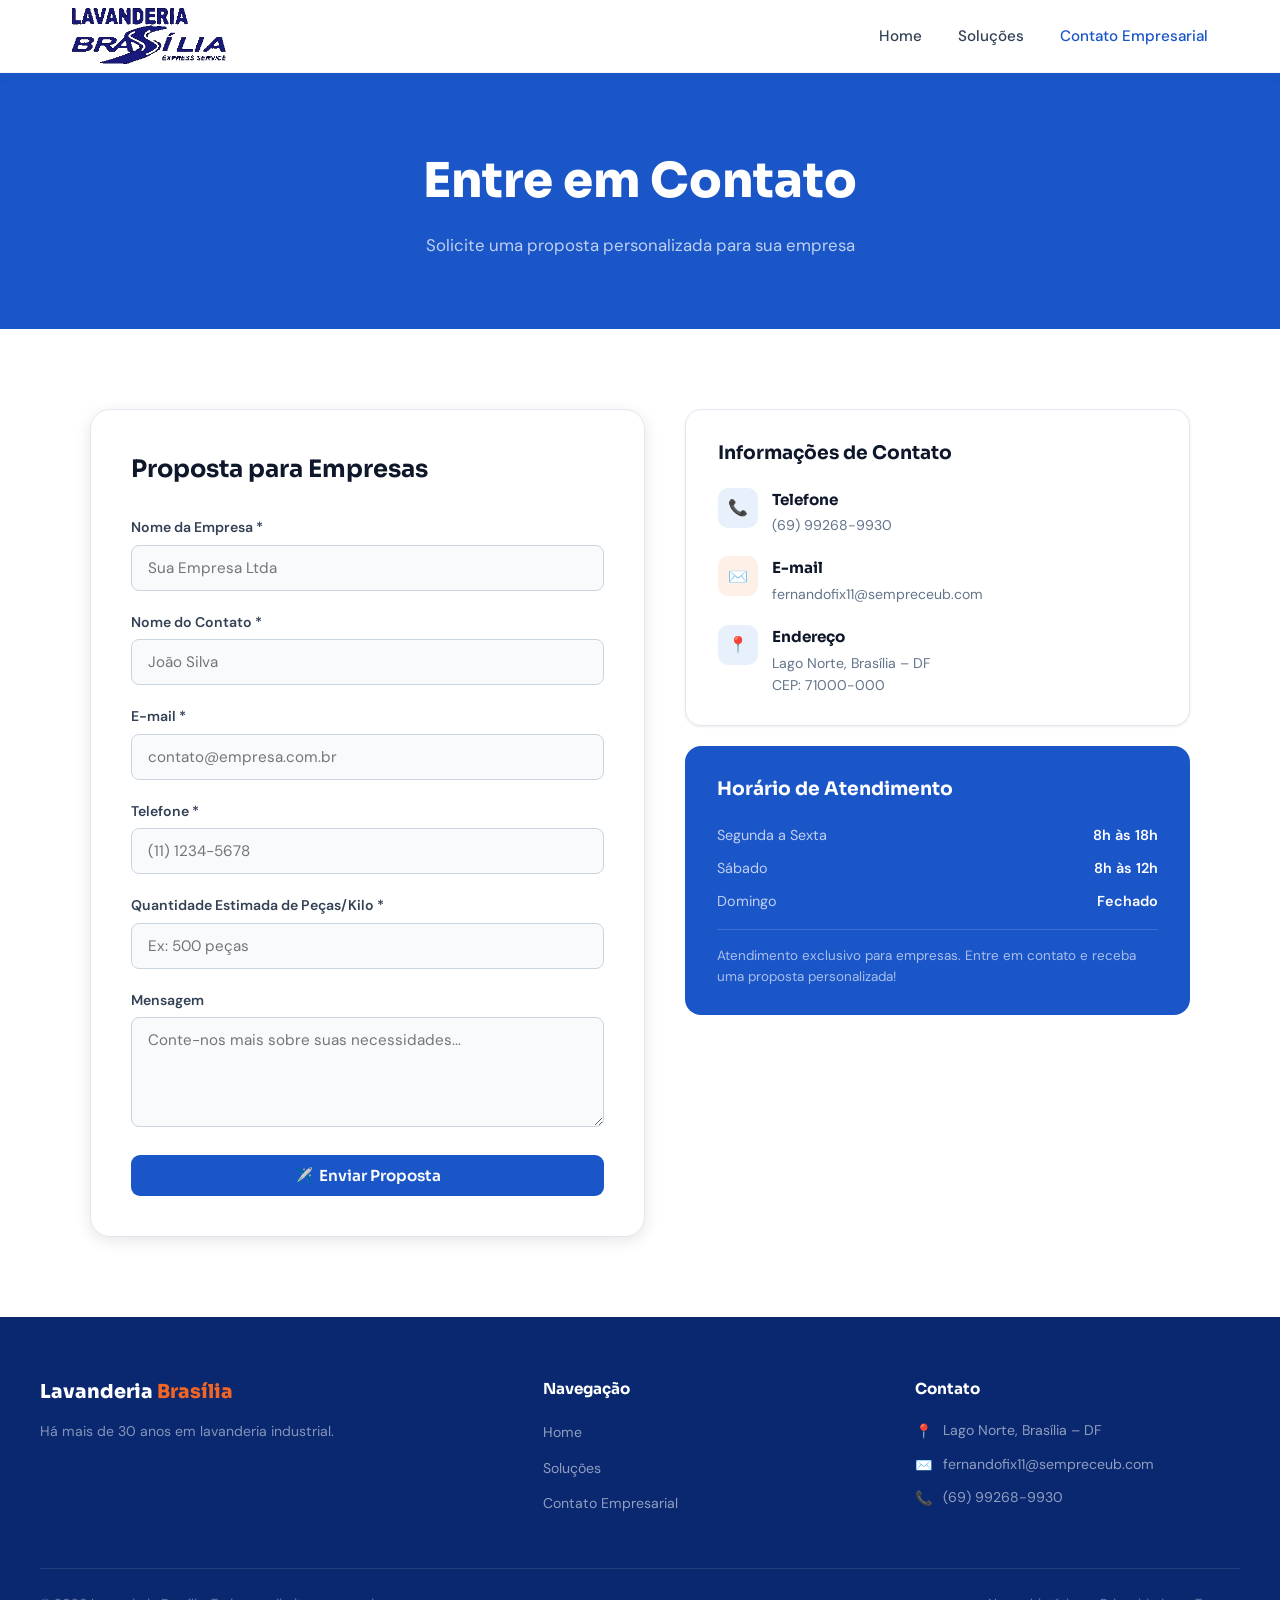
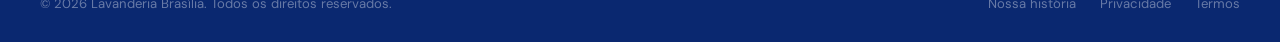
<file: contato.html>
<!DOCTYPE html>
<html lang="pt-BR">
<head>
  <meta charset="UTF-8">
  <meta name="viewport" content="width=device-width, initial-scale=1.0">
  <title>Contato Empresarial – Lavanderia Brasília</title>
  <meta name="description" content="Solicite uma proposta personalizada para sua empresa. Atendimento exclusivo B2B.">
  <link rel="preconnect" href="https://fonts.googleapis.com">
  <link rel="preconnect" href="https://fonts.gstatic.com" crossorigin>
  <link href="https://fonts.googleapis.com/css2?family=Sora:wght@400;500;600;700;800&family=DM+Sans:wght@400;500;600&display=swap" rel="stylesheet">
  <link rel="stylesheet" href="css/style.css">
  <style>
    .fade-in { opacity: 0; transform: translateY(20px); transition: opacity .5s ease, transform .5s ease; }
    .fade-in.visible { opacity: 1; transform: translateY(0); }
  </style>
</head>
<body>

<!-- ═══════ NAVBAR ═══════ -->
<nav>
  <div class="nav-inner">
    <a class="nav-logo" href="index.html">
      <img src="img/logo.png" alt="Lavanderia Brasília">
    </a>
    <ul class="nav-links">
      <li><a href="index.html">Home</a></li>
      <li><a href="servicos.html">Soluções</a></li>
      <li><a href="contato.html" class="active">Contato Empresarial</a></li>
    </ul>
  </div>
</nav>

<!-- ═══════ PAGE HERO ═══════ -->
<section class="page-hero">
  <h1>Entre em Contato</h1>
  <p>Solicite uma proposta personalizada para sua empresa</p>
</section>

<!-- ═══════ CONTACT FORM ═══════ -->
<section class="contact-section">
  <div class="contact-grid">

    <div class="contact-form-card">
      <h2>Proposta para Empresas</h2>
      <form id="contact-form">
        <div class="form-group">
          <label for="empresa">Nome da Empresa *</label>
          <input type="text" id="empresa" name="empresa" placeholder="Sua Empresa Ltda" required>
        </div>
        <div class="form-group">
          <label for="contato">Nome do Contato *</label>
          <input type="text" id="contato" name="contato" placeholder="João Silva" required>
        </div>
        <div class="form-group">
          <label for="email">E-mail *</label>
          <input type="email" id="email" name="email" placeholder="contato@empresa.com.br" required>
        </div>
        <div class="form-group">
          <label for="telefone">Telefone *</label>
          <input type="tel" id="telefone" name="telefone" placeholder="(11) 1234-5678" required>
        </div>
        <div class="form-group">
          <label for="quantidade">Quantidade Estimada de Peças/Kilo *</label>
          <input type="text" id="quantidade" name="quantidade" placeholder="Ex: 500 peças" required>
        </div>
        <div class="form-group">
          <label for="mensagem">Mensagem</label>
          <textarea id="mensagem" name="mensagem" placeholder="Conte-nos mais sobre suas necessidades..."></textarea>
        </div>
        <button type="submit" class="btn btn-secondary btn-full">✈️&nbsp; Enviar Proposta</button>
      </form>
    </div>

    <div class="contact-info-col">
      <div class="info-card">
        <h3>Informações de Contato</h3>
        <div class="info-item">
          <div class="info-icon">📞</div>
          <div class="info-body">
            <h4>Telefone</h4>
            <p>(69) 99268-9930</p>
          </div>
        </div>
        <div class="info-item">
          <div class="info-icon orange">✉️</div>
          <div class="info-body">
            <h4>E-mail</h4>
            <p>fernandofix11@sempreceub.com</p>
          </div>
        </div>
        <div class="info-item">
          <div class="info-icon">📍</div>
          <div class="info-body">
            <h4>Endereço</h4>
            <p>Lago Norte, Brasília – DF<br>CEP: 71000-000</p>
          </div>
        </div>
      </div>

      <div class="hours-card">
        <h3>Horário de Atendimento</h3>
        <div class="hours-row">
          <span class="day">Segunda a Sexta</span>
          <span class="time">8h às 18h</span>
        </div>
        <div class="hours-row">
          <span class="day">Sábado</span>
          <span class="time">8h às 12h</span>
        </div>
        <div class="hours-row">
          <span class="day">Domingo</span>
          <span class="time">Fechado</span>
        </div>
        <hr class="hours-divider">
        <p class="hours-note">Atendimento exclusivo para empresas. Entre em contato e receba uma proposta personalizada!</p>
      </div>
    </div>

  </div>
</section>

<!-- ═══════ FOOTER ═══════ -->
<footer>
  <div class="footer-inner">
    <div class="footer-grid">
      <div class="footer-brand">
        <div class="logo">Lavanderia <span>Brasília</span></div>
        <p>Há mais de 30 anos em lavanderia industrial.</p>
      </div>
      <div class="footer-col">
        <h4>Navegação</h4>
        <ul>
          <li><a href="index.html">Home</a></li>
          <li><a href="servicos.html">Soluções</a></li>
          <li><a href="contato.html">Contato Empresarial</a></li>
        </ul>
      </div>
      <div class="footer-col">
        <h4>Contato</h4>
        <div class="footer-contact-item"><span class="icon">📍</span><span>Lago Norte, Brasília – DF</span></div>
        <div class="footer-contact-item"><span class="icon">✉️</span><span>fernandofix11@sempreceub.com</span></div>
        <div class="footer-contact-item"><span class="icon">📞</span><span>(69) 99268-9930</span></div>
      </div>
    </div>
    <div class="footer-bottom">
      <p>&copy; 2026 Lavanderia Brasília. Todos os direitos reservados.</p>
      <div class="footer-bottom-links">
        <a href="#">Nossa história</a>
        <a href="#">Privacidade</a>
        <a href="#">Termos</a>
      </div>
    </div>
  </div>
</footer>

<script src="js/script.js"></script>
</body>
</html>
</file>
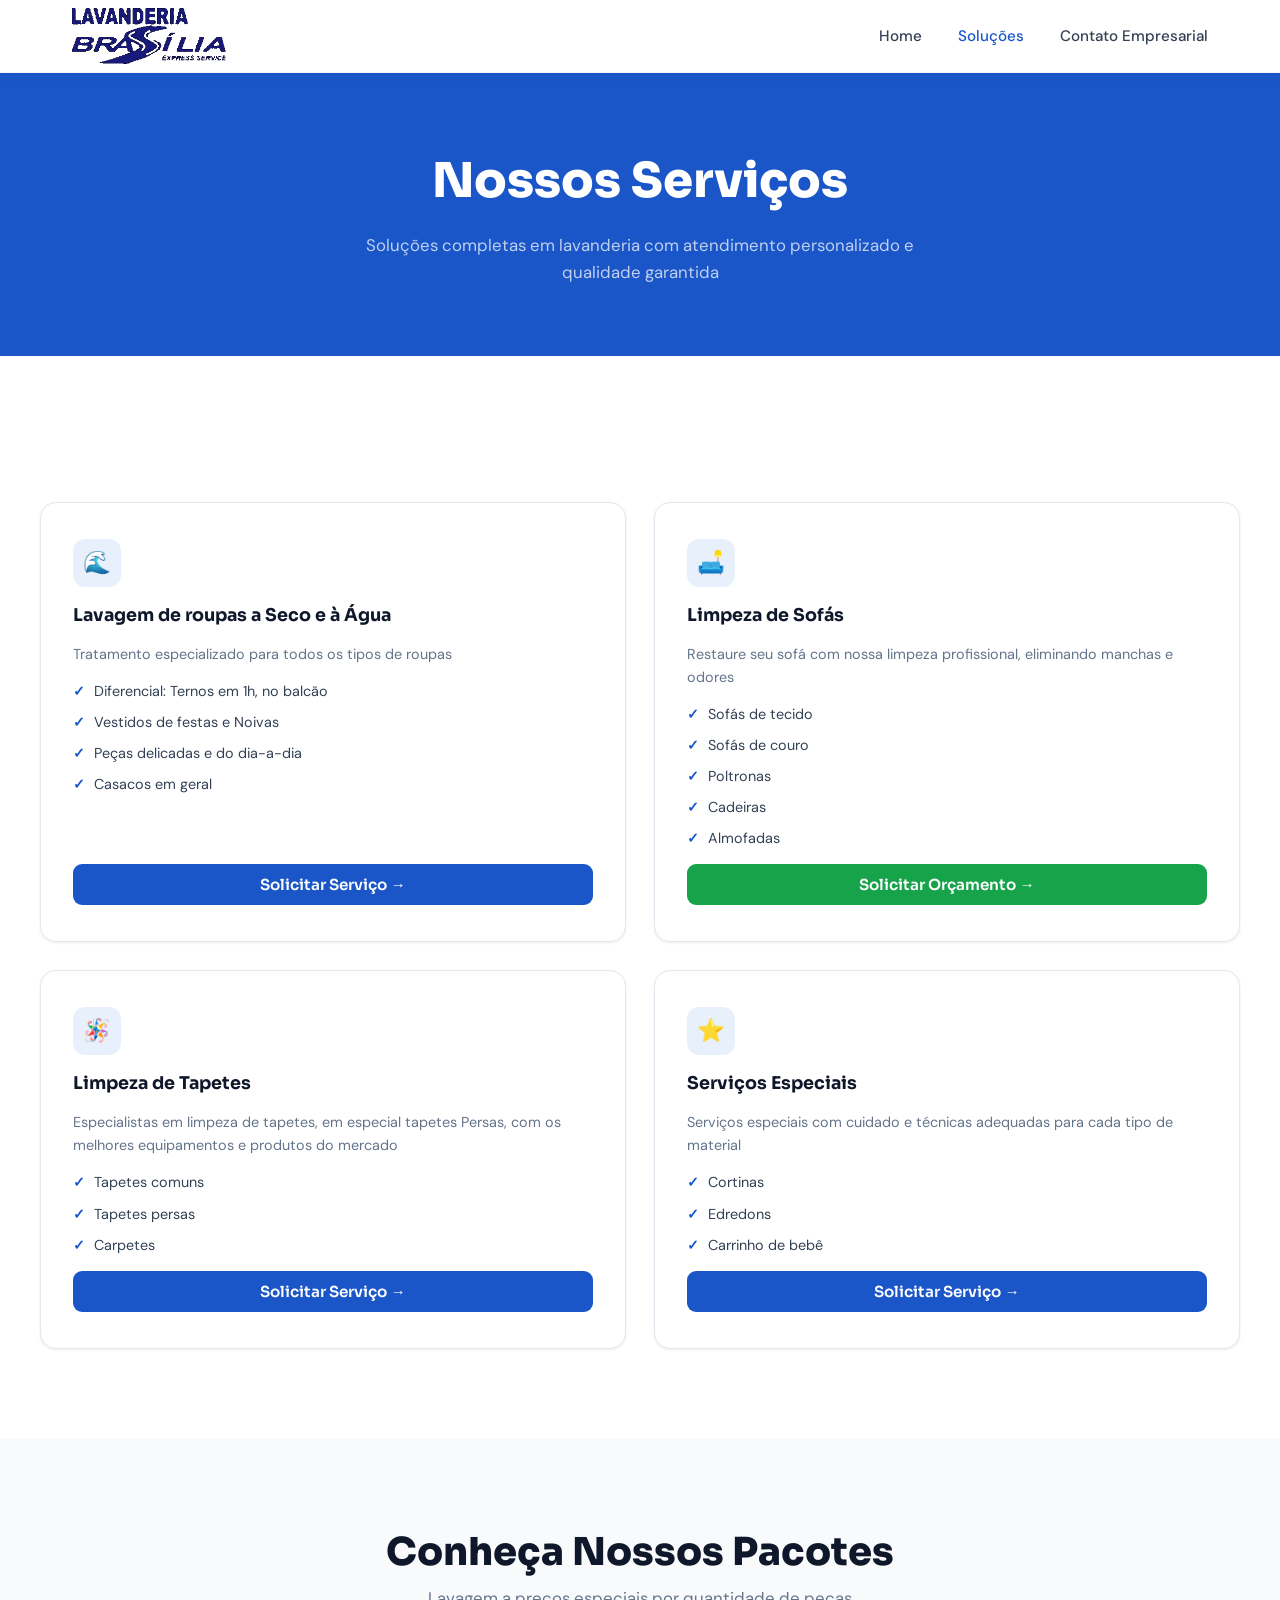
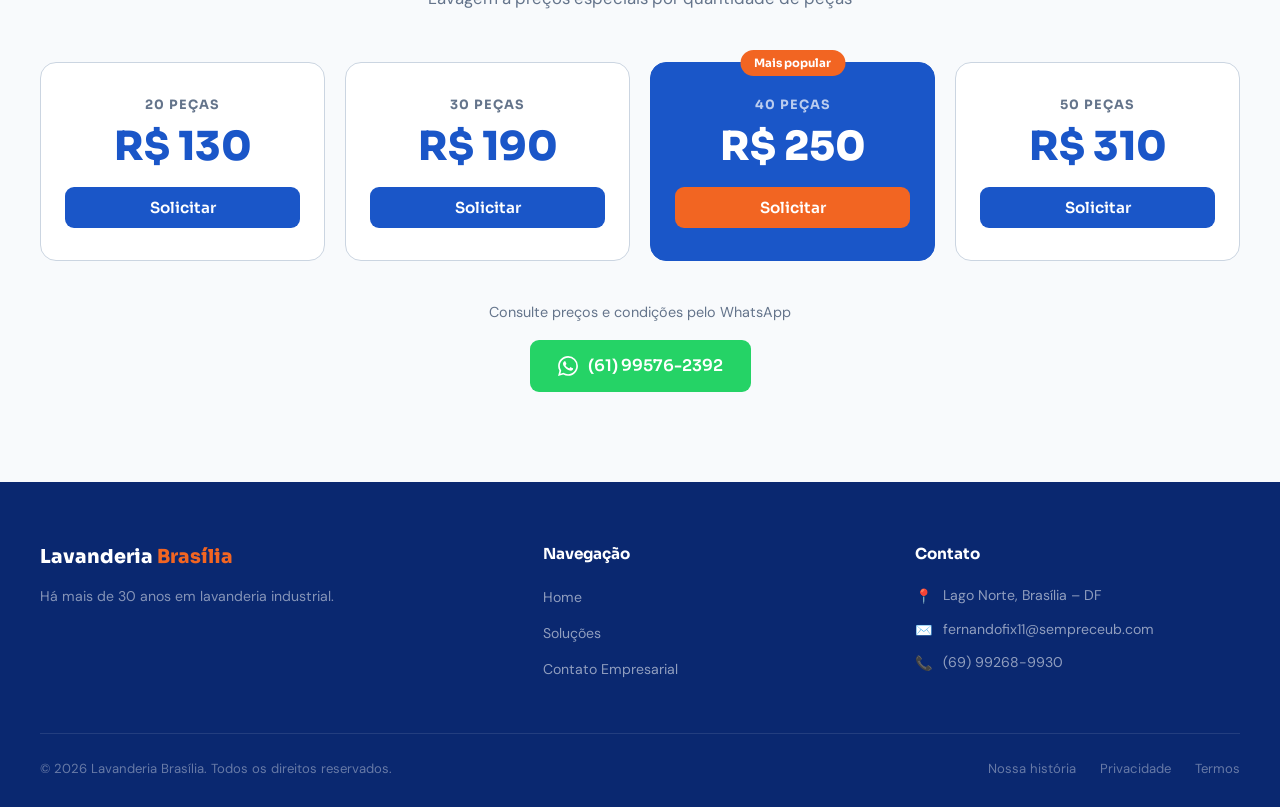
<file: servicos.html>
<!DOCTYPE html>
<html lang="pt-BR">
<head>
  <meta charset="UTF-8">
  <meta name="viewport" content="width=device-width, initial-scale=1.0">
  <title>Soluções – Lavanderia Brasília</title>
  <meta name="description" content="Serviços completos de lavanderia industrial: lavagem a seco, limpeza de sofás, tapetes e muito mais.">
  <link rel="preconnect" href="https://fonts.googleapis.com">
  <link rel="preconnect" href="https://fonts.gstatic.com" crossorigin>
  <link href="https://fonts.googleapis.com/css2?family=Sora:wght@400;500;600;700;800&family=DM+Sans:wght@400;500;600&display=swap" rel="stylesheet">
  <link rel="stylesheet" href="css/style.css">
  <style>
    .fade-in { opacity: 0; transform: translateY(20px); transition: opacity .5s ease, transform .5s ease; }
    .fade-in.visible { opacity: 1; transform: translateY(0); }
  </style>
</head>
<body>

<!-- ═══════ NAVBAR ═══════ -->
<nav>
  <div class="nav-inner">
    <a class="nav-logo" href="index.html">
      <img src="img/logo.png" alt="Lavanderia Brasília">
    </a>
    <ul class="nav-links">
      <li><a href="index.html">Home</a></li>
      <li><a href="servicos.html" class="active">Soluções</a></li>
      <li><a href="contato.html">Contato Empresarial</a></li>
    </ul>
  </div>
</nav>

<!-- ═══════ PAGE HERO ═══════ -->
<section class="page-hero">
  <h1>Nossos Serviços</h1>
  <p>Soluções completas em lavanderia com atendimento personalizado e qualidade garantida</p>
</section>

<!-- ═══════ SERVICES ═══════ -->
<section class="section">
  <div class="container">
    <div class="services-grid">

      <div class="service-card">
        <div class="service-card-icon">🌊</div>
        <h3>Lavagem de roupas a Seco e à Água</h3>
        <p class="desc">Tratamento especializado para todos os tipos de roupas</p>
        <ul>
          <li>Diferencial: Ternos em 1h, no balcão</li>
          <li>Vestidos de festas e Noivas</li>
          <li>Peças delicadas e do dia-a-dia</li>
          <li>Casacos em geral</li>
        </ul>
        <a class="btn btn-secondary btn-full" href="contato.html">Solicitar Serviço &rarr;</a>
      </div>

      <div class="service-card">
        <div class="service-card-icon">🛋️</div>
        <h3>Limpeza de Sofás</h3>
        <p class="desc">Restaure seu sofá com nossa limpeza profissional, eliminando manchas e odores</p>
        <ul>
          <li>Sofás de tecido</li>
          <li>Sofás de couro</li>
          <li>Poltronas</li>
          <li>Cadeiras</li>
          <li>Almofadas</li>
        </ul>
        <a class="btn btn-green btn-full" href="contato.html">Solicitar Orçamento &rarr;</a>
      </div>

      <div class="service-card">
        <div class="service-card-icon">🪅</div>
        <h3>Limpeza de Tapetes</h3>
        <p class="desc">Especialistas em limpeza de tapetes, em especial tapetes Persas, com os melhores equipamentos e produtos do mercado</p>
        <ul>
          <li>Tapetes comuns</li>
          <li>Tapetes persas</li>
          <li>Carpetes</li>
        </ul>
        <a class="btn btn-secondary btn-full" href="contato.html">Solicitar Serviço &rarr;</a>
      </div>

      <div class="service-card">
        <div class="service-card-icon">⭐</div>
        <h3>Serviços Especiais</h3>
        <p class="desc">Serviços especiais com cuidado e técnicas adequadas para cada tipo de material</p>
        <ul>
          <li>Cortinas</li>
          <li>Edredons</li>
          <li>Carrinho de bebê</li>
        </ul>
        <a class="btn btn-secondary btn-full" href="contato.html">Solicitar Serviço &rarr;</a>
      </div>

    </div>
  </div>
</section>

<!-- ═══════ PRICING ═══════ -->
<section class="pricing-section">
  <div class="container text-center">
    <h2 class="section-title">Conheça Nossos Pacotes</h2>
    <p class="section-subtitle">Lavagem a preços especiais por quantidade de peças</p>
    <div class="pricing-grid">
      <div class="pricing-card">
        <div class="pricing-label">20 PEÇAS</div>
        <div class="pricing-price">R$ 130</div>
        <a class="btn btn-secondary btn-full" href="contato.html">Solicitar</a>
      </div>
      <div class="pricing-card">
        <div class="pricing-label">30 PEÇAS</div>
        <div class="pricing-price">R$ 190</div>
        <a class="btn btn-secondary btn-full" href="contato.html">Solicitar</a>
      </div>
      <div class="pricing-card featured">
        <div class="pricing-badge">Mais popular</div>
        <div class="pricing-label white">40 PEÇAS</div>
        <div class="pricing-price white">R$ 250</div>
        <a class="btn btn-primary btn-full" href="contato.html">Solicitar</a>
      </div>
      <div class="pricing-card">
        <div class="pricing-label">50 PEÇAS</div>
        <div class="pricing-price">R$ 310</div>
        <a class="btn btn-secondary btn-full" href="contato.html">Solicitar</a>
      </div>
    </div>
    <div class="pricing-cta">
      <p>Consulte preços e condições pelo WhatsApp</p>
      <a class="btn-whatsapp" href="https://wa.me/5561995762392" target="_blank" rel="noopener">
        <svg width="20" height="20" viewBox="0 0 24 24" fill="white"><path d="M17.472 14.382c-.297-.149-1.758-.867-2.03-.967-.273-.099-.471-.148-.67.15-.197.297-.767.966-.94 1.164-.173.199-.347.223-.644.075-.297-.15-1.255-.463-2.39-1.475-.883-.788-1.48-1.761-1.653-2.059-.173-.297-.018-.458.13-.606.134-.133.298-.347.446-.52.149-.174.198-.298.298-.497.099-.198.05-.371-.025-.52-.075-.149-.669-1.612-.916-2.207-.242-.579-.487-.5-.669-.51-.173-.008-.371-.01-.57-.01-.198 0-.52.074-.792.372-.272.297-1.04 1.016-1.04 2.479 0 1.462 1.065 2.875 1.213 3.074.149.198 2.096 3.2 5.077 4.487.709.306 1.262.489 1.694.625.712.227 1.36.195 1.871.118.571-.085 1.758-.719 2.006-1.413.248-.694.248-1.289.173-1.413-.074-.124-.272-.198-.57-.347m-5.421 7.403h-.004a9.87 9.87 0 01-5.031-1.378l-.361-.214-3.741.982.998-3.648-.235-.374a9.86 9.86 0 01-1.51-5.26c.001-5.45 4.436-9.884 9.888-9.884 2.64 0 5.122 1.03 6.988 2.898a9.825 9.825 0 012.893 6.994c-.003 5.45-4.437 9.884-9.885 9.884m8.413-18.297A11.815 11.815 0 0012.05 0C5.495 0 .16 5.335.157 11.892c0 2.096.547 4.142 1.588 5.945L.057 24l6.305-1.654a11.882 11.882 0 005.683 1.448h.005c6.554 0 11.89-5.335 11.893-11.893a11.821 11.821 0 00-3.48-8.413z"/></svg>
        (61) 99576-2392
      </a>
    </div>
  </div>
</section>

<!-- ═══════ FOOTER ═══════ -->
<footer>
  <div class="footer-inner">
    <div class="footer-grid">
      <div class="footer-brand">
        <div class="logo">Lavanderia <span>Brasília</span></div>
        <p>Há mais de 30 anos em lavanderia industrial.</p>
      </div>
      <div class="footer-col">
        <h4>Navegação</h4>
        <ul>
          <li><a href="index.html">Home</a></li>
          <li><a href="servicos.html">Soluções</a></li>
          <li><a href="contato.html">Contato Empresarial</a></li>
        </ul>
      </div>
      <div class="footer-col">
        <h4>Contato</h4>
        <div class="footer-contact-item"><span class="icon">📍</span><span>Lago Norte, Brasília – DF</span></div>
        <div class="footer-contact-item"><span class="icon">✉️</span><span>fernandofix11@sempreceub.com</span></div>
        <div class="footer-contact-item"><span class="icon">📞</span><span>(69) 99268-9930</span></div>
      </div>
    </div>
    <div class="footer-bottom">
      <p>&copy; 2026 Lavanderia Brasília. Todos os direitos reservados.</p>
      <div class="footer-bottom-links">
        <a href="#">Nossa história</a>
        <a href="#">Privacidade</a>
        <a href="#">Termos</a>
      </div>
    </div>
  </div>
</footer>

<script src="js/script.js"></script>
</body>
</html>
</file>
<file: css/style.css>
/* ═══════════════════════════════════════════════
   LAVANDERIA BRASÍLIA — STYLESHEET
   ═══════════════════════════════════════════════ */

*, *::before, *::after { box-sizing: border-box; margin: 0; padding: 0; }

:root {
  --blue:        #1a56c8;
  --blue-dark:   #0e3a8c;
  --blue-deeper: #0a2870;
  --orange:      #f26522;
  --orange-dark: #d44e0a;
  --green:       #16a34a;
  --white:       #ffffff;
  --gray-50:     #f8fafc;
  --gray-100:    #f1f5f9;
  --gray-200:    #e2e8f0;
  --gray-300:    #cbd5e1;
  --gray-500:    #64748b;
  --gray-700:    #334155;
  --gray-900:    #0f172a;
  --font-heading: 'Sora', sans-serif;
  --font-body:    'DM Sans', sans-serif;
  --shadow-sm:  0 1px 3px rgba(0,0,0,.08);
  --shadow-md:  0 4px 16px rgba(0,0,0,.10);
  --shadow-lg:  0 8px 32px rgba(0,0,0,.14);
  --radius:     12px;
}

html { scroll-behavior: smooth; }

body {
  font-family: var(--font-body);
  color: var(--gray-700);
  background: var(--white);
  line-height: 1.6;
}

/* ── NAVBAR ── */
nav {
  position: sticky; top: 0; z-index: 100;
  background: var(--white);
  border-bottom: 1px solid var(--gray-100);
  box-shadow: 0 2px 12px rgba(26,86,200,.07);
}

.nav-inner {
  max-width: 1200px; margin: 0 auto;
  display: flex; align-items: center;
  justify-content: space-between;
  padding: 0 32px; height: 72px;
}

.nav-logo {
  text-decoration: none; display: flex; align-items: center; flex-shrink: 0;
}
.nav-logo img { height: 56px; width: auto; display: block; }

.nav-links {
  display: flex; gap: 36px; list-style: none;
}
.nav-links a {
  font-family: var(--font-body); font-size: .95rem; font-weight: 500;
  color: var(--gray-700); text-decoration: none;
  transition: color .2s; cursor: pointer;
}
.nav-links a:hover,
.nav-links a.active { color: var(--blue); }

/* ── BUTTONS ── */
.btn {
  display: inline-flex; align-items: center; justify-content: center; gap: 8px;
  font-family: var(--font-heading); font-weight: 600; font-size: .95rem;
  padding: 13px 28px; border-radius: 9px; border: none; cursor: pointer;
  text-decoration: none; transition: all .2s; line-height: 1;
}
.btn-primary { background: var(--orange); color: var(--white); }
.btn-primary:hover { background: var(--orange-dark); transform: translateY(-2px); box-shadow: 0 6px 20px rgba(242,101,34,.35); }
.btn-secondary { background: var(--blue); color: var(--white); }
.btn-secondary:hover { background: var(--blue-dark); transform: translateY(-2px); box-shadow: 0 6px 20px rgba(26,86,200,.3); }
.btn-outline-white { background: transparent; color: var(--white); border: 2px solid rgba(255,255,255,.55); }
.btn-outline-white:hover { background: rgba(255,255,255,.12); }
.btn-green { background: var(--green); color: var(--white); }
.btn-green:hover { background: #15803d; transform: translateY(-2px); }
.btn-lg { padding: 15px 36px; font-size: 1.05rem; }
.btn-full { width: 100%; }

/* ── LAYOUT HELPERS ── */
.section { padding: 90px 32px; }
.container { max-width: 1200px; margin: 0 auto; }
.text-center { text-align: center; }
.text-orange { color: var(--orange); }
.text-blue { color: var(--blue); }

.section-title {
  font-family: var(--font-heading); font-weight: 800;
  font-size: clamp(1.8rem, 3vw, 2.5rem);
  color: var(--gray-900); line-height: 1.2;
}
.section-title.white { color: var(--white); }
.section-subtitle { color: var(--gray-500); font-size: 1.05rem; margin-top: 10px; }
.section-subtitle.white { color: rgba(255,255,255,.7); }

/* ═══════════════════ HOME ═══════════════════ */

/* HERO */
.hero {
  min-height: 88vh;
  background:
    linear-gradient(135deg,
      rgba(14,58,140,.88) 0%,
      rgba(26,86,200,.82) 55%,
      rgba(10,40,112,.92) 100%),
    url('https://images.unsplash.com/photo-1521656099168-b8cc47bfbb3d?w=1400&q=80')
    center / cover no-repeat;
  display: flex; align-items: center; padding: 60px 32px;
  position: relative; overflow: hidden;
}
.hero::before {
  content: ''; position: absolute; inset: 0;
  background: radial-gradient(ellipse at 70% 50%, rgba(242,101,34,.15) 0%, transparent 60%);
}
.hero-inner {
  max-width: 1200px; margin: 0 auto;
  position: relative; z-index: 1; text-align: center;
}
.hero h1 {
  font-family: var(--font-heading); font-weight: 800;
  font-size: clamp(2.2rem, 5vw, 4rem);
  color: var(--white); line-height: 1.15; letter-spacing: -1px;
  margin-bottom: 18px;
  animation: fadeUp .7s ease both;
}
.hero p {
  color: rgba(255,255,255,.8);
  font-size: clamp(1rem, 2vw, 1.2rem);
  max-width: 480px; margin: 0 auto 38px;
  animation: fadeUp .7s .15s ease both;
}
.hero-btns {
  display: flex; gap: 16px; justify-content: center; flex-wrap: wrap;
  animation: fadeUp .7s .3s ease both;
}

/* ABOUT */
.about-grid {
  display: grid; grid-template-columns: 1fr 1fr;
  gap: 72px; align-items: center;
}
.about-img { border-radius: 20px; overflow: hidden; box-shadow: var(--shadow-lg); }
.about-img img { width: 100%; height: 420px; object-fit: cover; display: block; }
.about-content .section-title { margin-bottom: 20px; }
.about-content .section-title .highlight { color: var(--orange); }
.about-content p { color: var(--gray-500); margin-bottom: 16px; line-height: 1.8; }
.about-content .btn { margin-top: 12px; }

/* PROCESS */
.process-section { background: var(--blue); padding: 90px 32px; }
.process-grid {
  display: grid; grid-template-columns: 1fr 1fr;
  gap: 64px; align-items: center; max-width: 1200px; margin: 0 auto;
}
.process-content .section-title.white { margin-bottom: 14px; }
.process-content > p { color: rgba(255,255,255,.72); margin-bottom: 30px; }
.process-steps { display: flex; flex-direction: column; }
.process-step { display: flex; gap: 20px; position: relative; }
.process-step::before {
  content: ''; position: absolute;
  left: 22px; top: 46px; bottom: -24px; width: 2px;
  background: rgba(255,255,255,.18);
}
.process-step:last-child::before { display: none; }
.step-icon {
  width: 46px; height: 46px; border-radius: 50%;
  background: var(--orange); display: flex; align-items: center;
  justify-content: center; flex-shrink: 0; font-size: 1.15rem;
  color: white; box-shadow: 0 4px 14px rgba(242,101,34,.4);
}
.step-body { padding-bottom: 28px; }
.step-title {
  font-family: var(--font-heading); font-weight: 700;
  color: var(--white); font-size: 1rem; margin-bottom: 4px;
}
.step-desc { color: rgba(255,255,255,.62); font-size: .9rem; line-height: 1.55; }

/* CLIENTS */
.clients-section { padding: 80px 32px; background: var(--gray-50); }
.clients-grid {
  display: flex; flex-wrap: wrap; gap: 16px;
  justify-content: center; margin-top: 44px;
}
.client-card {
  border: 1.5px solid var(--gray-300); border-radius: var(--radius);
  padding: 18px 38px; font-family: var(--font-heading); font-weight: 600;
  color: var(--gray-700); font-size: .95rem; background: var(--white);
  transition: border-color .2s, box-shadow .2s, transform .2s;
}
.client-card:hover { border-color: var(--blue); box-shadow: var(--shadow-md); transform: translateY(-3px); }

/* PROCESS CARDS */
.process-section { background: var(--blue); padding: 90px 32px; overflow: hidden; }

.process-track {
  display: grid;
  grid-template-columns: repeat(4, 1fr);
  gap: 20px;
  position: relative;
  max-width: 1100px;
  margin: 0 auto;
}

/* Horizontal line behind cards */
.process-line {
  display: none;
}

.process-card {
  background: rgba(255,255,255,.07);
  border: 1px solid rgba(255,255,255,.12);
  border-radius: 16px;
  padding: 32px 22px 28px;
  text-align: center;
  position: relative;
  transition: all .35s cubic-bezier(.25,.8,.25,1);
  cursor: default;
}
.process-card:hover {
  background: rgba(255,255,255,.15);
  border-color: rgba(255,255,255,.3);
  transform: translateY(-8px);
  box-shadow: 0 16px 40px rgba(0,0,0,.2);
}

.process-num {
  font-family: var(--font-heading);
  font-weight: 800;
  font-size: 2.4rem;
  color: rgba(255,255,255,.08);
  position: absolute;
  top: 12px; right: 18px;
  line-height: 1;
  transition: color .35s;
}
.process-card:hover .process-num {
  color: rgba(242,101,34,.35);
}

.process-icon-wrap {
  width: 56px; height: 56px;
  background: var(--orange);
  border-radius: 14px;
  display: flex; align-items: center; justify-content: center;
  margin: 0 auto 18px;
  color: white;
  box-shadow: 0 4px 16px rgba(242,101,34,.4);
  transition: transform .3s, box-shadow .3s;
}
.process-card:hover .process-icon-wrap {
  transform: scale(1.1) rotate(-3deg);
  box-shadow: 0 8px 24px rgba(242,101,34,.55);
}

.process-card h3 {
  font-family: var(--font-heading);
  font-weight: 700;
  color: var(--white);
  font-size: 1.05rem;
  margin-bottom: 8px;
}

.process-card p {
  color: rgba(255,255,255,.55);
  font-size: .85rem;
  line-height: 1.5;
  opacity: 0;
  max-height: 0;
  overflow: hidden;
  transition: opacity .35s, max-height .4s ease;
}
.process-card:hover p {
  opacity: 1;
  max-height: 80px;
}

/* 7 cards: 4 on first row, 3 on second row centered */
.process-track {
  display: grid;
  grid-template-columns: repeat(4, 1fr);
  gap: 20px;
}

/* Responsive */
@media (max-width: 900px) {
  .process-track { grid-template-columns: repeat(3, 1fr); }
}
@media (max-width: 640px) {
  .process-track { grid-template-columns: repeat(2, 1fr); gap: 14px; }
  .process-card { padding: 24px 16px 20px; }
  .process-num { font-size: 1.8rem; }
  .process-icon-wrap { width: 46px; height: 46px; border-radius: 12px; }
  .process-card p { font-size: .8rem; }
}

/* LOCATION */
.location-card {
  max-width: 960px; margin: 48px auto 0;
  border: 1.5px solid var(--gray-200); border-radius: 16px;
  overflow: hidden; box-shadow: var(--shadow-md);
}
.map-placeholder { height: 380px; background: #dde5f0; }
.map-placeholder iframe { width: 100%; height: 100%; border: none; display: block; }
.location-info {
  padding: 28px 36px; display: grid;
  grid-template-columns: 1fr 1fr; align-items: center; gap: 16px;
}
.location-info h3 { font-family: var(--font-heading); font-weight: 700; color: var(--gray-900); font-size: 1.1rem; }
.location-detail { color: var(--gray-500); font-size: .9rem; margin-top: 4px; }
.location-right { text-align: right; }

/* ═══════════════════ SERVICES ═══════════════════ */
.page-hero { background: var(--blue); padding: 70px 32px; text-align: center; }
.page-hero h1 {
  font-family: var(--font-heading); font-weight: 800;
  color: var(--white); font-size: clamp(2rem, 4vw, 3rem); margin-bottom: 12px;
}
.page-hero p { color: rgba(255,255,255,.72); font-size: 1.05rem; max-width: 560px; margin: 0 auto; }

.services-grid { display: grid; grid-template-columns: 1fr 1fr; gap: 28px; margin-top: 56px; }

.service-card {
  border: 1.5px solid var(--gray-200); border-radius: 16px;
  padding: 36px 32px; background: var(--white); box-shadow: var(--shadow-sm);
  display: flex; flex-direction: column; gap: 14px;
  transition: box-shadow .2s, transform .2s, border-color .2s;
}
.service-card:hover { box-shadow: var(--shadow-lg); transform: translateY(-4px); border-color: var(--blue); }
.service-card-icon {
  width: 48px; height: 48px; background: #e8f0fb;
  border-radius: 12px; display: flex; align-items: center;
  justify-content: center; font-size: 1.4rem;
}
.service-card h3 { font-family: var(--font-heading); font-weight: 700; color: var(--gray-900); font-size: 1.1rem; }
.service-card .desc { color: var(--gray-500); font-size: .9rem; }
.service-card ul { list-style: none; display: flex; flex-direction: column; gap: 8px; }
.service-card ul li { display: flex; align-items: center; gap: 9px; color: var(--gray-700); font-size: .9rem; }
.service-card ul li::before { content: '✓'; color: var(--blue); font-weight: 700; flex-shrink: 0; }
.service-card .btn { margin-top: auto; }

/* PRICING */
.pricing-section { padding: 90px 32px; background: var(--gray-50); }
.pricing-grid { display: grid; grid-template-columns: repeat(4,1fr); gap: 20px; margin-top: 50px; }
.pricing-card {
  border: 1.5px solid var(--gray-300); border-radius: 16px;
  padding: 32px 24px; text-align: center; background: var(--white);
  transition: all .2s; position: relative;
}
.pricing-card:hover { transform: translateY(-4px); box-shadow: var(--shadow-md); }
.pricing-card.featured { background: var(--blue); border-color: var(--blue); }
.pricing-badge {
  position: absolute; top: -13px; left: 50%; transform: translateX(-50%);
  background: var(--orange); color: white; font-size: .72rem;
  font-family: var(--font-heading); font-weight: 700;
  padding: 4px 14px; border-radius: 20px; white-space: nowrap;
}
.pricing-label {
  font-family: var(--font-heading); font-weight: 700; font-size: .8rem;
  color: var(--gray-500); letter-spacing: 1px; text-transform: uppercase; margin-bottom: 12px;
}
.pricing-label.white { color: rgba(255,255,255,.7); }
.pricing-price { font-family: var(--font-heading); font-weight: 800; font-size: 2.5rem; color: var(--blue); line-height: 1; }
.pricing-price.white { color: var(--white); }
.pricing-card .btn { margin-top: 20px; width: 100%; }

.pricing-cta { text-align: center; margin-top: 40px; }
.pricing-cta p { color: var(--gray-500); margin-bottom: 16px; font-size: .9rem; }
.btn-whatsapp {
  background: #25D366; color: white;
  display: inline-flex; align-items: center; gap: 10px;
  font-family: var(--font-heading); font-weight: 600;
  padding: 13px 28px; border-radius: 9px; text-decoration: none; transition: all .2s;
}
.btn-whatsapp:hover { background: #1ebe59; transform: translateY(-2px); box-shadow: 0 6px 20px rgba(37,211,102,.35); }

/* ═══════════════════ CONTACT ═══════════════════ */
.contact-section { padding: 80px 32px; }
.contact-grid {
  display: grid; grid-template-columns: 1.1fr 1fr;
  gap: 40px; max-width: 1100px; margin: 0 auto;
}
.contact-form-card {
  background: var(--white); border: 1.5px solid var(--gray-200);
  border-radius: 20px; padding: 40px; box-shadow: var(--shadow-md);
}
.contact-form-card h2 { font-family: var(--font-heading); font-weight: 700; color: var(--gray-900); margin-bottom: 28px; }
.form-group { margin-bottom: 20px; }
.form-group label { display: block; font-size: .88rem; font-weight: 600; color: var(--gray-700); margin-bottom: 6px; }
.form-group input, .form-group textarea {
  width: 100%; padding: 12px 16px;
  border: 1.5px solid var(--gray-300); border-radius: 8px;
  font-family: var(--font-body); font-size: .95rem; color: var(--gray-900);
  background: var(--gray-50); outline: none;
  transition: border-color .2s, box-shadow .2s;
}
.form-group input:focus, .form-group textarea:focus {
  border-color: var(--blue); box-shadow: 0 0 0 3px rgba(26,86,200,.12);
  background: var(--white);
}
.form-group textarea { resize: vertical; min-height: 110px; }

.contact-info-col { display: flex; flex-direction: column; gap: 20px; }
.info-card {
  background: var(--white); border: 1.5px solid var(--gray-200);
  border-radius: 16px; padding: 28px 32px; box-shadow: var(--shadow-sm);
}
.info-card h3 { font-family: var(--font-heading); font-weight: 700; color: var(--gray-900); margin-bottom: 20px; }
.info-item { display: flex; gap: 14px; margin-bottom: 20px; align-items: flex-start; }
.info-item:last-child { margin-bottom: 0; }
.info-icon {
  width: 40px; height: 40px; border-radius: 10px; background: #e8f0fb;
  display: flex; align-items: center; justify-content: center; flex-shrink: 0; font-size: 1rem;
}
.info-icon.orange { background: #fef0e6; }
.info-body h4 { font-family: var(--font-heading); font-weight: 700; color: var(--gray-900); font-size: .95rem; }
.info-body p { color: var(--gray-500); font-size: .88rem; margin-top: 2px; line-height: 1.6; }

.hours-card { background: var(--blue); border-radius: 16px; padding: 28px 32px; }
.hours-card h3 { font-family: var(--font-heading); font-weight: 700; color: var(--white); margin-bottom: 20px; }
.hours-row { display: flex; justify-content: space-between; margin-bottom: 10px; }
.hours-row .day { color: rgba(255,255,255,.72); font-size: .9rem; }
.hours-row .time { color: var(--white); font-weight: 600; font-size: .9rem; }
.hours-divider { border: none; border-top: 1px solid rgba(255,255,255,.15); margin: 16px 0; }
.hours-note { color: rgba(255,255,255,.62); font-size: .84rem; line-height: 1.55; }

/* ═══════════════════ FOOTER ═══════════════════ */
footer { background: var(--blue-deeper); padding: 60px 32px 28px; }
.footer-inner { max-width: 1200px; margin: 0 auto; }
.footer-grid { display: grid; grid-template-columns: 1.4fr 1fr 1fr; gap: 48px; margin-bottom: 48px; }

.footer-brand .logo {
  font-family: var(--font-heading); font-weight: 800; font-size: 1.2rem;
  color: var(--white); margin-bottom: 12px;
}
.footer-brand .logo span { color: var(--orange); }
.footer-brand p { color: rgba(255,255,255,.5); font-size: .88rem; line-height: 1.65; }

.footer-col h4 { font-family: var(--font-heading); font-weight: 700; color: var(--white); margin-bottom: 18px; font-size: .95rem; }
.footer-col ul { list-style: none; display: flex; flex-direction: column; gap: 10px; }
.footer-col ul a { color: rgba(255,255,255,.55); font-size: .88rem; text-decoration: none; transition: color .2s; }
.footer-col ul a:hover { color: var(--white); }

.footer-contact-item { display: flex; gap: 10px; color: rgba(255,255,255,.55); font-size: .88rem; margin-bottom: 10px; align-items: flex-start; }
.footer-contact-item .icon { color: var(--orange); flex-shrink: 0; margin-top: 1px; }

.footer-bottom {
  border-top: 1px solid rgba(255,255,255,.1); padding-top: 24px;
  display: flex; justify-content: space-between; align-items: center;
}
.footer-bottom p { color: rgba(255,255,255,.38); font-size: .82rem; }
.footer-bottom-links { display: flex; gap: 24px; }
.footer-bottom-links a { color: rgba(255,255,255,.38); font-size: .82rem; text-decoration: none; transition: color .2s; }
.footer-bottom-links a:hover { color: rgba(255,255,255,.7); }

/* ═══════════════════ ANIMATIONS ═══════════════════ */
@keyframes fadeUp {
  from { opacity: 0; transform: translateY(24px); }
  to   { opacity: 1; transform: translateY(0); }
}

/* ═══════════════════ RESPONSIVE ═══════════════════ */
@media (max-width: 960px) {
  .about-grid, .process-grid, .contact-grid { grid-template-columns: 1fr; gap: 40px; }
  .about-img { order: -1; }
  .services-grid { grid-template-columns: 1fr; }
  .pricing-grid { grid-template-columns: 1fr 1fr; }
  .footer-grid { grid-template-columns: 1fr 1fr; }
  .location-info { grid-template-columns: 1fr; }
  .location-right { text-align: left; }
}
@media (max-width: 640px) {
  .nav-links { display: none; }
  .section { padding: 60px 20px; }
  .pricing-grid { grid-template-columns: 1fr 1fr; }
  .footer-grid { grid-template-columns: 1fr; }
  .footer-bottom { flex-direction: column; gap: 12px; text-align: center; }
  .hero-btns { flex-direction: column; align-items: center; }
}
</file>
